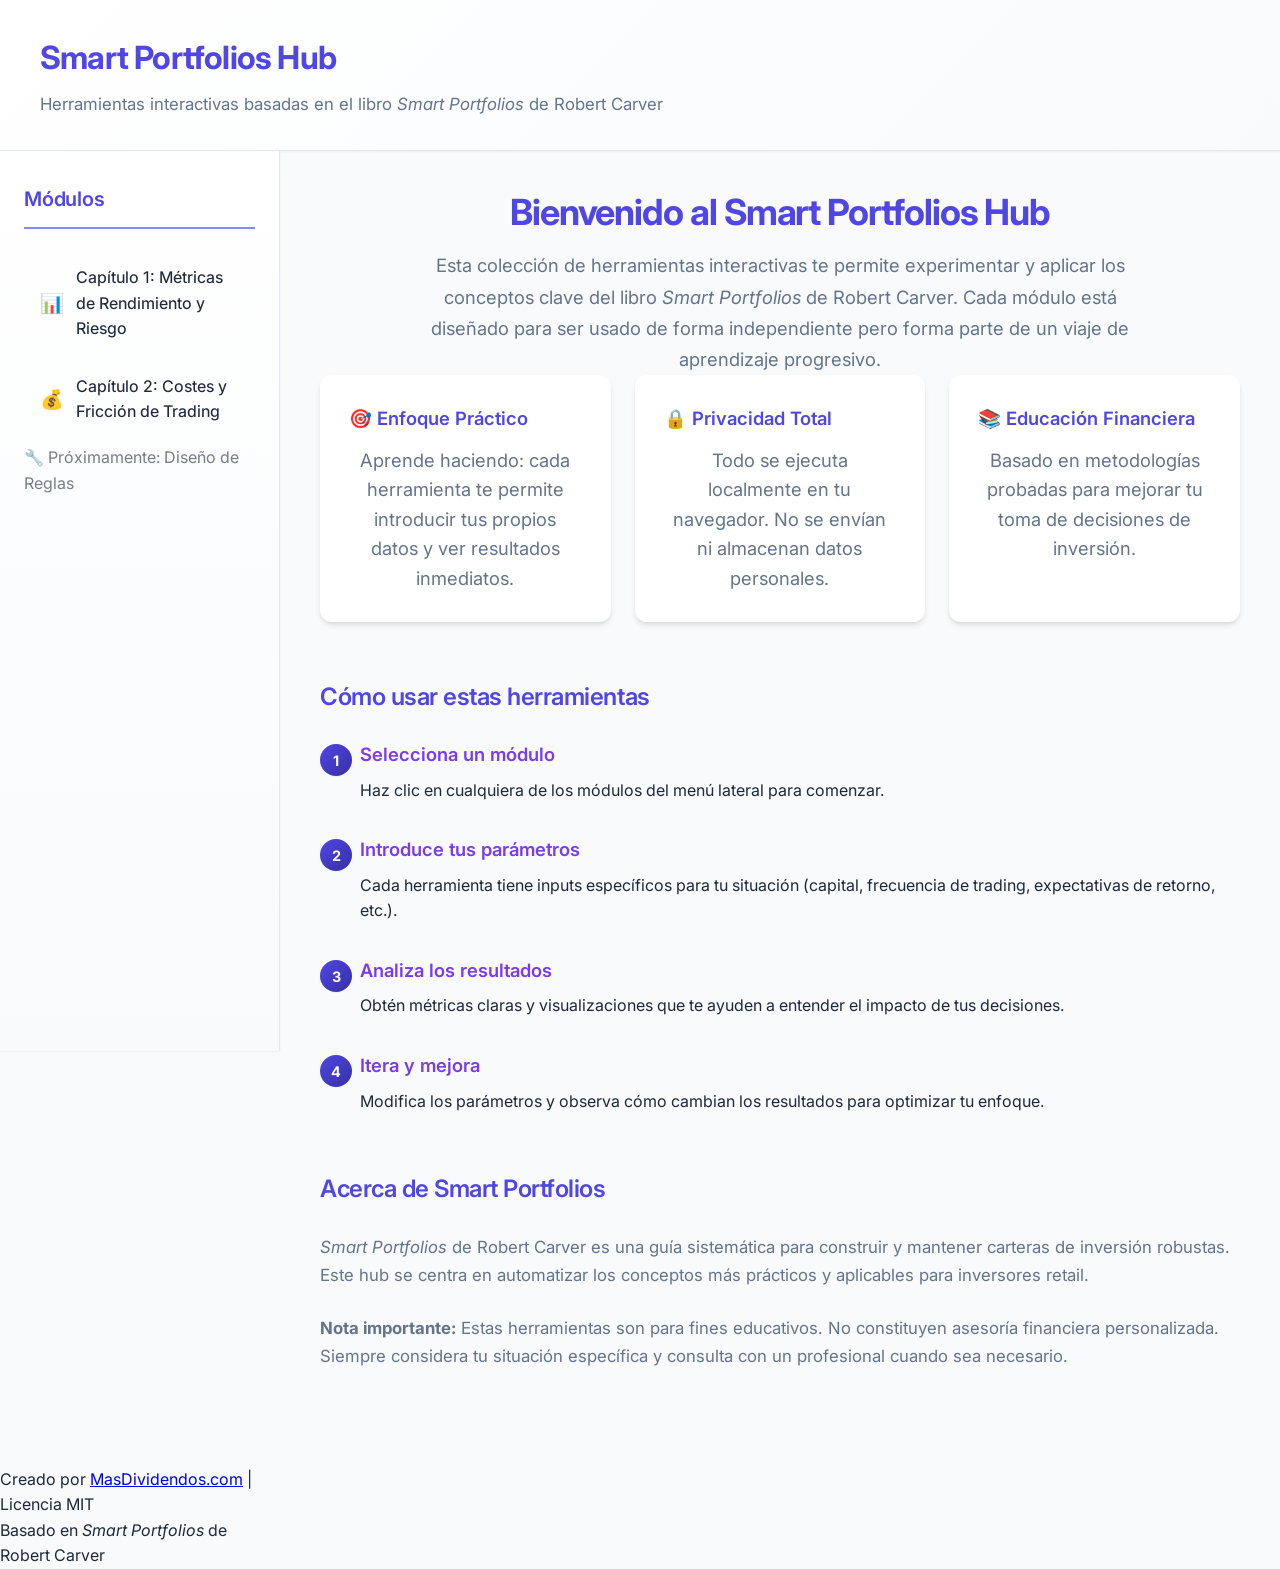
<file: index.html>
<!DOCTYPE html>
<html lang="es">
<head>
    <meta charset="UTF-8">
    <title>Smart Portfolios Hub - Herramientas Interactivas</title>
    <meta name="viewport" content="width=device-width, initial-scale=1.0">
    <link rel="stylesheet" href="assets/css/layout.css?v=1.1">
    <link rel="stylesheet" href="assets/css/components.css?v=1.1">
</head>
<body>
    <div class="container">
        <header>
            <h1>Smart Portfolios Hub</h1>
            <p>Herramientas interactivas basadas en el libro <em>Smart Portfolios</em> de Robert Carver</p>
        </header>
        
        <nav class="sidebar">
            <h2>Módulos</h2>
            <ul class="nav-list">
                <li class="nav-item">
                    <a href="modules/01-fundamentos/index.html" class="nav-link">
                        <span class="nav-icon">📊</span>
                        <span class="nav-text">Capítulo 1: Métricas de Rendimiento y Riesgo</span>
                    </a>
                </li>
                <li class="nav-item">
                    <a href="modules/02-costos-trading/index.html" class="nav-link">
                        <span class="nav-icon">💰</span>
                        <span class="nav-text">Capítulo 2: Costes y Fricción de Trading</span>
                    </a>
                </li>
                <!-- Future modules will be added here -->
                <li class="nav-item placeholder">
                    <span class="nav-icon">🔧</span>
                    <span class="nav-text">Próximamente: Diseño de Reglas</span>
                </li>
            </ul>
        </nav>
        
        <main class="main-content">
            <section class="hero">
                <h2>Bienvenido al Smart Portfolios Hub</h2>
                <p>Esta colección de herramientas interactivas te permite experimentar y aplicar los conceptos clave del libro <em>Smart Portfolios</em> de Robert Carver. Cada módulo está diseñado para ser usado de forma independiente pero forma parte de un viaje de aprendizaje progresivo.</p>
                
                <div class="features">
                    <div class="feature-card">
                        <h3>🎯 Enfoque Práctico</h3>
                        <p>Aprende haciendo: cada herramienta te permite introducir tus propios datos y ver resultados inmediatos.</p>
                    </div>
                    <div class="feature-card">
                        <h3>🔒 Privacidad Total</h3>
                        <p>Todo se ejecuta localmente en tu navegador. No se envían ni almacenan datos personales.</p>
                    </div>
                    <div class="feature-card">
                        <h3>📚 Educación Financiera</h3>
                        <p>Basado en metodologías probadas para mejorar tu toma de decisiones de inversión.</p>
                    </div>
                </div>
            </section>
            
            <section class="how-it-works">
                <h2>Cómo usar estas herramientas</h2>
                <ol class="steps">
                    <li>
                        <h3>Selecciona un módulo</h3>
                        <p>Haz clic en cualquiera de los módulos del menú lateral para comenzar.</p>
                    </li>
                    <li>
                        <h3>Introduce tus parámetros</h3>
                        <p>Cada herramienta tiene inputs específicos para tu situación (capital, frecuencia de trading, expectativas de retorno, etc.).</p>
                    </li>
                    <li>
                        <h3>Analiza los resultados</h3>
                        <p>Obtén métricas claras y visualizaciones que te ayuden a entender el impacto de tus decisiones.</p>
                    </li>
                    <li>
                        <h3>Itera y mejora</h3>
                        <p>Modifica los parámetros y observa cómo cambian los resultados para optimizar tu enfoque.</p>
                    </li>
                </ol>
            </section>
            
            <section class="about">
                <h2>Acerca de Smart Portfolios</h3>
                <p><em>Smart Portfolios</em> de Robert Carver es una guía sistemática para construir y mantener carteras de inversión robustas. Este hub se centra en automatizar los conceptos más prácticos y aplicables para inversores retail.</p>
                <p><strong>Nota importante:</strong> Estas herramientas son para fines educativos. No constituyen asesoría financiera personalizada. Siempre considera tu situación específica y consulta con un profesional cuando sea necesario.</p>
            </section>
        </main>
        
        <footer>
            <p>Creado por <a href="https://masdividendos.com" target="_blank">MasDividendos.com</a> | Licencia MIT</p>
            <p>Basado en <em>Smart Portfolios</em> de Robert Carver</p>
        </footer>
    </div>
    
    <script src="assets/js/state.js"></script>
    <script src="assets/js/utils.js"></script>
</body>
</html>
</file>
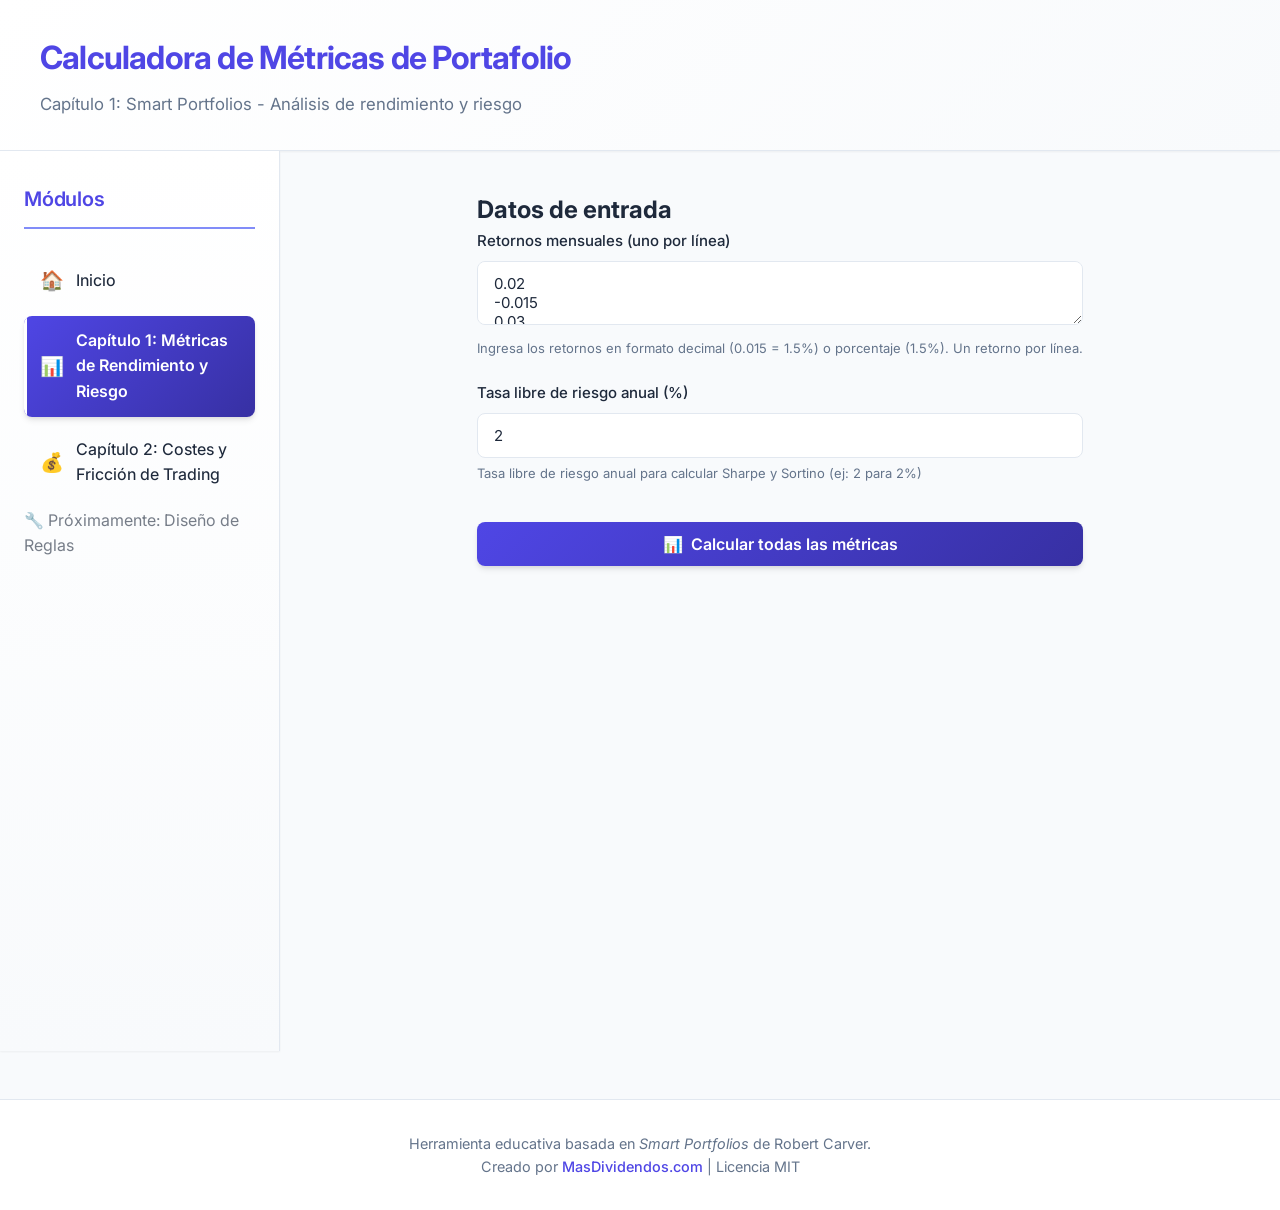
<file: modules/01-fundamentos/index.html>
<!DOCTYPE html>
<html lang="es">
<head>
    <meta charset="UTF-8">
    <title>Calculadora de Métricas de Portafolio - Smart Portfolios Cap. 1</title>
    <meta name="viewport" content="width=device-width, initial-scale=1.0">
    <link rel="stylesheet" href="../../assets/css/layout.css?v=1.1">
    <link rel="stylesheet" href="../../assets/css/components.css?v=1.1">
    
</head>
<body>
    <div class="container">
        <header>
            <h1>Calculadora de Métricas de Portafolio</h1>
            <p>Capítulo 1: Smart Portfolios - Análisis de rendimiento y riesgo</p>
        </header>
        
        <!-- Sidebar de navegación -->
        <nav class="sidebar">
            <h2>Módulos</h2>
            <ul class="nav-list">
                <li class="nav-item">
                    <a href="../../index.html" class="nav-link">
                        <span class="nav-icon">🏠</span>
                        <span class="nav-text">Inicio</span>
                    </a>
                </li>
                <li class="nav-item">
                    <a href="../01-fundamentos/index.html" class="nav-link active">
                        <span class="nav-icon">📊</span>
                        <span class="nav-text">Capítulo 1: Métricas de Rendimiento y Riesgo</span>
                    </a>
                </li>
                <li class="nav-item">
                    <a href="../02-costos-trading/index.html" class="nav-link">
                        <span class="nav-icon">💰</span>
                        <span class="nav-text">Capítulo 2: Costes y Fricción de Trading</span>
                    </a>
                </li>
                <!-- Future modules will be added here -->
                <li class="nav-item placeholder">
                    <span class="nav-icon">🔧</span>
                    <span class="nav-text">Próximamente: Diseño de Reglas</span>
                </li>
            </ul>
        </nav>
        
        <div class="main-content">
            <div class="input-section">
                <h2>Datos de entrada</h2>
                <div class="form-group">
                    <label for="returns">Retornos mensuales (uno por línea)</label>
                    <textarea id="returns" placeholder="Ejemplo:
0.02
-0.015
0.03
0.01
-0.025
0.04
-0.005
0.02
0.01
-0.01">0.02
-0.015
0.03
0.01
-0.025
0.04
-0.005
0.02
0.01
-0.01</textarea>
                    <p class="help-text">Ingresa los retornos en formato decimal (0.015 = 1.5%) o porcentaje (1.5%). Un retorno por línea.</p>
                </div>
                <div class="form-group">
                    <label for="riskFree">Tasa libre de riesgo anual (%)</label>
                    <input type="number" id="riskFree" value="2" step="0.1" min="0">
                    <p class="help-text">Tasa libre de riesgo anual para calcular Sharpe y Sortino (ej: 2 para 2%)</p>
                </div>
                <button class="calculate-btn" id="calculateBtn">
                    <span>📊</span> Calcular todas las métricas
                </button>
            </div>
            
            <div class="results-section" id="resultsSection" style="display: none;">
                <h2>Resultados del análisis</h2>
                <div class="metrics-grid" id="metricsGrid">
                    <!-- Las métricas se insertarán aquí mediante JavaScript -->
                </div>
            </div>
            
            <div id="errorMessage" style="display: none; padding: 1.5rem; background: #fff3cd; border: 1px solid #ffeaa7; border-radius: 4px; margin-bottom: 2rem; color: #856404;">
                <strong>Error:</strong> <span id="errorText"></span>
            </div>
        </div>
        <div class="footer">
            <p>Herramienta educativa basada en <em>Smart Portfolios</em> de Robert Carver. <br>
            Creado por <a href="https://masdividendos.com" target="_blank">MasDividendos.com</a> | Licencia MIT</p>
        </div>
    </div>

    <script src="../../assets/js/utils.js"></script>
    <script src="../../assets/js/metrics-calculator.js"></script>
    <script src="script.js"></script>
</body>
</html>
</file>
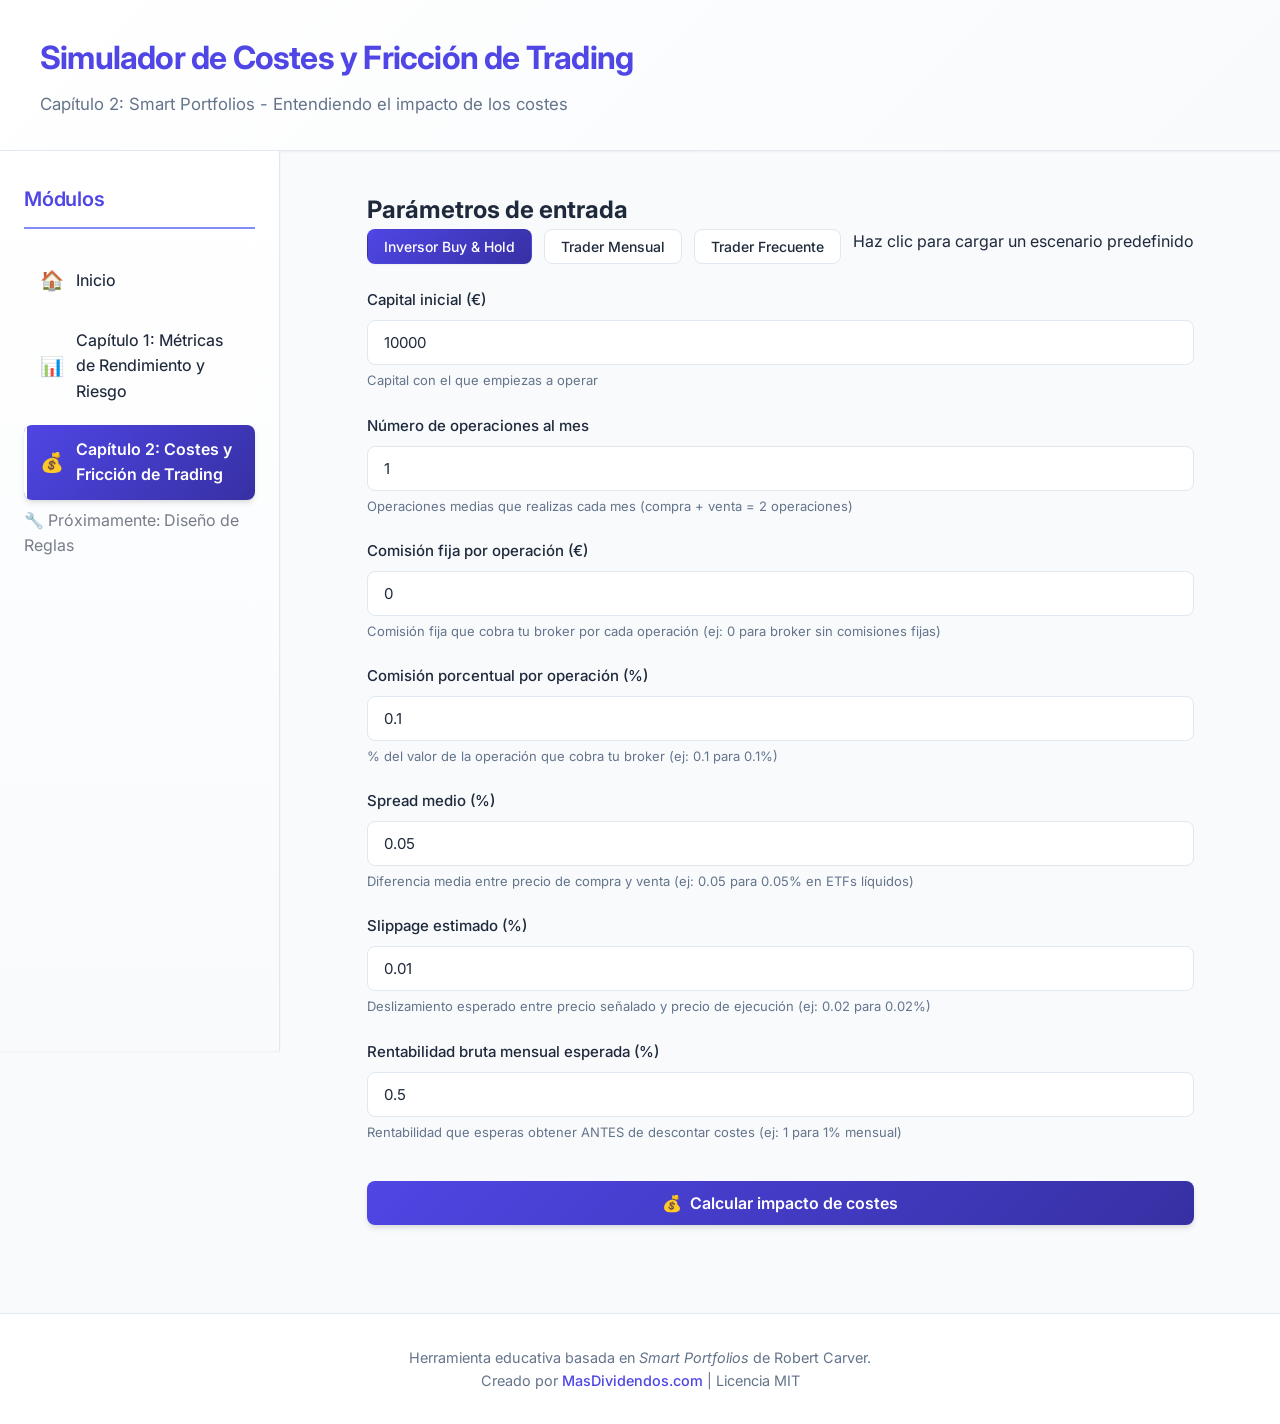
<file: modules/02-costos-trading/index.html>
<!DOCTYPE html>
<html lang="es">
<head>
    <meta charset="UTF-8">
    <title>Simulador de Costes y Fricción de Trading - Smart Portfolios Cap. 2</title>
    <meta name="viewport" content="width=device-width, initial-scale=1.0">
    <link rel="stylesheet" href="../../assets/css/layout.css?v=1.1">
    <link rel="stylesheet" href="../../assets/css/components.css?v=1.1">
    
</head>
<body>
    <div class="container">
        <header>
            <h1>Simulador de Costes y Fricción de Trading</h1>
            <p>Capítulo 2: Smart Portfolios - Entendiendo el impacto de los costes</p>
        </header>
        
        <!-- Sidebar de navegación -->
        <nav class="sidebar">
            <h2>Módulos</h2>
            <ul class="nav-list">
                <li class="nav-item">
                    <a href="../../index.html" class="nav-link">
                        <span class="nav-icon">🏠</span>
                        <span class="nav-text">Inicio</span>
                    </a>
                </li>
                <li class="nav-item">
                    <a href="../01-fundamentos/index.html" class="nav-link">
                        <span class="nav-icon">📊</span>
                        <span class="nav-text">Capítulo 1: Métricas de Rendimiento y Riesgo</span>
                    </a>
                </li>
                <li class="nav-item">
                    <a href="../02-costos-trading/index.html" class="nav-link active">
                        <span class="nav-icon">💰</span>
                        <span class="nav-text">Capítulo 2: Costes y Fricción de Trading</span>
                    </a>
                </li>
                <!-- Future modules will be added here -->
                <li class="nav-item placeholder">
                    <span class="nav-icon">🔧</span>
                    <span class="nav-text">Próximamente: Diseño de Reglas</span>
                </li>
            </ul>
        </nav>
        
        <div class="main-content">
            <div class="input-section">
                <h2>Parámetros de entrada</h2>
                
                <!-- Escenarios predefinidos -->
                <div class="scenarios">
                    <button class="scenario-btn" data-scenario="buyhold">Inversor Buy & Hold</button>
                    <button class="scenario-btn" data-scenario="monthly">Trader Mensual</button>
                    <button class="scenario-btn" data-scenario="frequent">Trader Frecuente</button>
                    <p class="help-text">Haz clic para cargar un escenario predefinido</p>
                </div>
                
                <div class="form-group">
                    <label for="initialCapital">Capital inicial (€)</label>
                    <input type="number" id="initialCapital" value="10000" step="100" min="100">
                    <p class="help-text">Capital con el que empiezas a operar</p>
                </div>
                
                <div class="form-group">
                    <label for="tradesPerMonth">Número de operaciones al mes</label>
                    <input type="number" id="tradesPerMonth" value="2" step="1" min="0">
                    <p class="help-text">Operaciones medias que realizas cada mes (compra + venta = 2 operaciones)</p>
                </div>
                
                <div class="form-group">
                    <label for="fixedCommission">Comisión fija por operación (€)</label>
                    <input type="number" id="fixedCommission" value="0" step="0.01" min="0">
                    <p class="help-text">Comisión fija que cobra tu broker por cada operación (ej: 0 para broker sin comisiones fijas)</p>
                </div>
                
                <div class="form-group">
                    <label for="percentCommission">Comisión porcentual por operación (%)</label>
                    <input type="number" id="percentCommission" value="0.1" step="0.01" min="0" max="10">
                    <p class="help-text">% del valor de la operación que cobra tu broker (ej: 0.1 para 0.1%)</p>
                </div>
                
                <div class="form-group">
                    <label for="avgSpread">Spread medio (%)</label>
                    <input type="number" id="avgSpread" value="0.05" step="0.01" min="0" max="10">
                    <p class="help-text">Diferencia media entre precio de compra y venta (ej: 0.05 para 0.05% en ETFs líquidos)</p>
                </div>
                
                <div class="form-group">
                    <label for="slippage">Slippage estimado (%)</label>
                    <input type="number" id="slippage" value="0.02" step="0.01" min="0" max="10">
                    <p class="help-text">Deslizamiento esperado entre precio señalado y precio de ejecución (ej: 0.02 para 0.02%)</p>
                </div>
                
                <div class="form-group">
                    <label for="grossReturn">Rentabilidad bruta mensual esperada (%)</label>
                    <input type="number" id="grossReturn" value="1" step="0.01" min="-50" max="50">
                    <p class="help-text">Rentabilidad que esperas obtener ANTES de descontar costes (ej: 1 para 1% mensual)</p>
                </div>
                
                <button class="calculate-btn" id="calculateBtn">
                    <span>💰</span> Calcular impacto de costes
                </button>
            </div>
            
            <div id="errorMessage" class="error-message" style="display: none;">
                <strong>Error:</strong> <span id="errorText"></span>
            </div>
            
            <div class="results-section" id="resultsSection" style="display: none;">
                <h2>Resultados del análisis de costes</h2>
                <div class="metrics-grid" id="metricsGrid">
                    <!-- Las métricas se insertarán aquí mediante JavaScript -->
                </div>
                
                <div class="alert-box" id="alertBox"></div>
            </div>
        </div>
        
        <div class="footer">
            <p>Herramienta educativa basada en <em>Smart Portfolios</em> de Robert Carver. <br>
            Creado por <a href="https://masdividendos.com" target="_blank">MasDividendos.com</a> | Licencia MIT</p>
        </div>
    </div>
    
    <script src="../../assets/js/utils.js"></script>
    <script src="../../assets/js/costos-trading.js"></script>
</body>
</html>
</file>
<file: assets/css/layout.css>
/* Smart Portfolios Hub - CSS MEJORADO VISUALMENTE */
/* Import modern font */
@import url('https://fonts.googleapis.com/css2?family=Inter:wght@300;400;500;600;700&display=swap');

:root {
    --primary: #4f46e5; /* Indigo más rico */
    --primary-light: #818cf8;
    --primary-dark: #3730a3;
    --secondary: #7c3aed; /* Violeta más vibrante */
    --background: #f8fafc; /* Gris muy claro, más limpio */
    --surface: #ffffff;
    --border: #e2e8f0;
    --text: #1e293b; /* Texto más oscuro para mejor contraste */
    --text-muted: #64748b;
    --success: #10b981;
    --warning: #f59e0b;
    --error: #ef4444;
    --shadow-sm: 0 1px 2px 0 rgba(0, 0, 0, 0.05);
    --shadow-md: 0 4px 6px -1px rgba(0, 0, 0, 0.1), 0 2px 4px -1px rgba(0, 0, 0, 0.06);
    --shadow-lg: 0 10px 15px -3px rgba(0, 0, 0, 0.1), 0 4px 6px -2px rgba(0, 0, 0, 0.05);
    --shadow-xl: 0 20px 25px -5px rgba(0, 0, 0, 0.1), 0 10px 10px -5px rgba(0, 0, 0, 0.04);
    --transition-fast: 150ms cubic-bezier(0.4, 0, 0.2, 1);
    --transition-normal: 250ms cubic-bezier(0.4, 0, 0.2, 1);
    --transition-slow: 350ms cubic-bezier(0.4, 0, 0.2, 1);
}

* {
    box-sizing: border-box;
    margin: 0;
    padding: 0;
}

/* Custom text selection */
::selection {
    background-color: rgba(79, 70, 229, 0.2);
    color: var(--text);
}

body {
    font-family: 'Inter', 'Segoe UI', system-ui, -apple-system, sans-serif;
    line-height: 1.6;
    color: var(--text);
    background-color: var(--background);
    -webkit-font-smoothing: antialiased;
    -moz-osx-font-smoothing: grayscale;
}

/* LAYOUT PRINCIPAL CON CSS GRID */
.container {
    display: grid;
    min-height: 100vh;
}

/* HEADER - SIEMPRE ARRIBA */
header {
    grid-column: 1 / -1;
    padding: 2rem 2.5rem;
    background: linear-gradient(135deg, var(--surface) 0%, #f8fafc 100%);
    border-bottom: 1px solid var(--border);
    box-shadow: var(--shadow-sm);
}

header h1 {
    color: var(--primary);
    margin-bottom: 0.5rem;
    font-weight: 700;
    letter-spacing: -0.025em;
}

header p {
    color: var(--text-muted);
    font-size: 1.05rem;
}

/* FOOTER - SIEMPRE ABAJO */
.footer {
    grid-column: 1 / -1;
    text-align: center;
    padding: 2rem;
    color: var(--text-muted);
    font-size: 0.9rem;
    border-top: 1px solid var(--border);
    margin-top: 3rem;
    background: var(--surface);
}

.footer a {
    color: var(--primary);
    text-decoration: none;
    font-weight: 500;
    transition: color var(--transition-fast);
}

.footer a:hover {
    color: var(--primary-dark);
    text-decoration: underline;
}

/* MÓVIL (<768px): SIDEBAR ARRIBA, CONTENIDO ABAJO */
@media (max-width: 767px) {
    .container {
        grid-template-columns: 1fr;
    }
    
    .sidebar {
        grid-column: 1 / -1;
        width: 100%;
        background: linear-gradient(180deg, var(--surface) 0%, #f8fafc 100%);
        border-bottom: 1px solid var(--border);
        padding: 1.5rem;
        box-shadow: var(--shadow-sm);
    }
    
    .main-content {
        grid-column: 1 / -1;
        max-width: 900px;
        margin: 0 auto;
        padding: 1.5rem;
    }
    
    header {
        padding: 1.5rem;
    }
}

/* ESCRITORIO (≥768px): SIDEBAR AL LADO, CONTENIDO A LA DERECHA */
@media (min-width: 768px) {
    .container {
        grid-template-columns: 280px 1fr; /* Un poco más ancho para mejor legibilidad */
    }
    
    .sidebar {
        grid-column: 1;
        width: 280px;
        background: linear-gradient(180deg, var(--surface) 0%, #f8fafc 100%);
        border-right: 1px solid var(--border);
        padding: 2rem 1.5rem;
        overflow-y: auto;
        box-shadow: var(--shadow-sm);
        height: 100vh;
        position: sticky;
        top: 0;
    }
    
    .main-content {
        grid-column: 2;
        max-width: 1000px;
        margin: 0 auto;
        padding: 2.5rem;
        animation: fadeIn 0.5s ease-out;
    }
}

/* SIDEBAR ESTILOS MEJORADOS */
.sidebar h2 {
    color: var(--primary);
    margin-bottom: 1.5rem;
    font-size: 1.25rem;
    padding-bottom: 0.75rem;
    border-bottom: 2px solid var(--primary-light);
    font-weight: 600;
    letter-spacing: -0.01em;
}

.nav-list {
    list-style: none;
}

.nav-item {
    margin-bottom: 0.5rem;
}

.nav-link {
    display: flex;
    align-items: center;
    padding: 0.75rem 1rem;
    text-decoration: none;
    color: var(--text);
    border-radius: 8px;
    transition: all var(--transition-fast);
    font-weight: 450;
    position: relative;
    overflow: hidden;
}

.nav-link::before {
    content: '';
    position: absolute;
    left: 0;
    top: 0;
    height: 100%;
    width: 3px;
    background: var(--primary);
    transform: scaleY(0);
    transition: transform var(--transition-fast);
    border-radius: 0 2px 2px 0;
}

.nav-link:hover {
    background-color: rgba(79, 70, 229, 0.08);
    color: var(--primary);
    transform: translateX(2px);
}

.nav-link:hover::before {
    transform: scaleY(1);
}

.nav-link .nav-icon {
    margin-right: 0.75rem;
    font-size: 1.2rem;
    width: 24px;
    text-align: center;
}

.nav-link .nav-text {
    flex-grow: 1;
}

.nav-link.active {
    background: linear-gradient(135deg, var(--primary) 0%, var(--primary-dark) 100%);
    color: white;
    font-weight: 600;
    box-shadow: var(--shadow-md);
}

.nav-link.active::before {
    background: white;
    transform: scaleY(1);
}

.nav-link.active:hover {
    background: linear-gradient(135deg, var(--primary-dark) 0%, #312e81 100%);
    color: white;
    transform: translateX(0);
}

/* HERO SECTION */
.hero {
    text-align: center;
    margin-bottom: 3.5rem;
    animation: fadeInUp 0.6s ease-out;
}

.hero h2 {
    color: var(--primary);
    margin-bottom: 1rem;
    font-size: 2.25rem;
    font-weight: 700;
    letter-spacing: -0.03em;
    line-height: 1.2;
}

.hero p {
    color: var(--text-muted);
    font-size: 1.15rem;
    line-height: 1.7;
    max-width: 700px;
    margin: 0 auto;
}

/* FEATURES GRID */
.features {
    display: grid;
    gap: 1.5rem;
    margin-bottom: 3.5rem;
    grid-template-columns: repeat(auto-fit, minmax(280px, 1fr));
}

.feature-card {
    background: var(--surface);
    border-radius: 12px;
    padding: 1.75rem;
    box-shadow: var(--shadow-md);
    border-left: 4px solid var(--primary);
    transition: all var(--transition-normal);
    border: 1px solid transparent;
}

.feature-card:hover {
    transform: translateY(-4px);
    box-shadow: var(--shadow-lg);
    border-color: rgba(79, 70, 229, 0.1);
}

.feature-card h3 {
    color: var(--primary);
    margin-bottom: 0.75rem;
    display: flex;
    align-items: center;
    gap: 0.5rem;
    font-weight: 600;
    font-size: 1.15rem;
}

.feature-card p {
    color: var(--text-muted);
    line-height: 1.6;
}

/* HOW IT WORKS & ABOUT SECTIONS */
.how-it-works, .about {
    margin-bottom: 3.5rem;
    animation: fadeInUp 0.6s ease-out 0.1s both;
}

.how-it-works h2, .about h2 {
    color: var(--primary);
    margin-bottom: 1.5rem;
    display: flex;
    align-items: center;
    gap: 0.5rem;
    font-weight: 600;
    font-size: 1.5rem;
    letter-spacing: -0.02em;
}

.steps {
    list-style: none;
    counter-reset: step;
}

.steps li {
    margin-bottom: 2rem;
    padding-left: 2.5rem;
    position: relative;
    transition: transform var(--transition-fast);
}

.steps li:hover {
    transform: translateX(4px);
}

.steps li h3 {
    color: var(--secondary);
    margin-bottom: 0.5rem;
    font-size: 1.15rem;
    font-weight: 600;
}

.steps li::before {
    content: counter(step);
    counter-increment: step;
    position: absolute;
    left: 0;
    top: 0.25rem;
    background: linear-gradient(135deg, var(--primary) 0%, var(--primary-dark) 100%);
    color: white;
    width: 2rem;
    height: 2rem;
    border-radius: 50%;
    display: flex;
    align-items: center;
    justify-content: center;
    font-weight: 700;
    font-size: 0.9rem;
    box-shadow: var(--shadow-sm);
}

.about p {
    color: var(--text-muted);
    line-height: 1.7;
    margin-bottom: 1.5rem;
    font-size: 1.05rem;
}

/* AJUSTES PARA PANTALLAS MUY PEQUEÑAS */
@media (max-width: 480px) {
    .hero h2 {
        font-size: 1.75rem;
    }
    
    .features {
        grid-template-columns: 1fr;
    }
    
    .steps li {
        padding-left: 2rem;
    }
    
    .steps li::before {
        width: 1.5rem;
        height: 1.5rem;
        font-size: 0.8rem;
    }
    
    .sidebar {
        padding: 1.25rem;
    }
    
    .main-content {
        padding: 1.25rem;
    }
}

/* AJUSTES PARA PANTALLAS GRANDES */
@media (min-width: 1200px) {
    .main-content {
        max-width: 1100px;
    }
    
    .features {
        grid-template-columns: repeat(3, 1fr);
    }
}

/* Animaciones */
@keyframes fadeIn {
    from {
        opacity: 0;
    }
    to {
        opacity: 1;
    }
}

@keyframes fadeInUp {
    from {
        opacity: 0;
        transform: translateY(20px);
    }
    to {
        opacity: 1;
        transform: translateY(0);
    }
}

/* Estilizar scrollbar para webkit */
::-webkit-scrollbar {
    width: 8px;
    height: 8px;
}

::-webkit-scrollbar-track {
    background: var(--background);
}

::-webkit-scrollbar-thumb {
    background: var(--text-muted);
    border-radius: 4px;
}

::-webkit-scrollbar-thumb:hover {
    background: var(--text);
}

/* Focus visible para accesibilidad */
:focus-visible {
    outline: 2px solid var(--primary);
    outline-offset: 2px;
    border-radius: 4px;
}

/* Placeholder para módulos futuros */
.nav-item.placeholder {
    opacity: 0.6;
    cursor: not-allowed;
}

.nav-item.placeholder .nav-link {
    color: var(--text-muted);
}

.nav-item.placeholder .nav-link:hover {
    background: transparent;
    color: var(--text-muted);
    transform: none;
}

.nav-item.placeholder .nav-link:hover::before {
    transform: scaleY(0);
}
</file>
<file: assets/css/components.css>
/* Component styles for Smart Portfolios Hub - MEJORADO VISUALMENTE */
/* Import modern font */
@import url('https://fonts.googleapis.com/css2?family=Inter:wght@300;400;500;600;700&display=swap');

/* Button styles */
.btn {
    display: inline-flex;
    align-items: center;
    justify-content: center;
    gap: 0.5rem;
    padding: 0.625rem 1.25rem;
    background: linear-gradient(135deg, var(--primary) 0%, var(--primary-dark) 100%);
    color: white;
    border: none;
    border-radius: 8px;
    cursor: pointer;
    text-decoration: none;
    font-size: 0.9375rem;
    font-weight: 500;
    font-family: 'Inter', 'Segoe UI', system-ui, sans-serif;
    transition: all var(--transition-fast);
    box-shadow: var(--shadow-sm);
    position: relative;
    overflow: hidden;
}

.btn:hover {
    transform: translateY(-1px);
    box-shadow: var(--shadow-md);
    background: linear-gradient(135deg, var(--primary-light) 0%, var(--primary) 100%);
}

.btn:active {
    transform: translateY(0);
    box-shadow: var(--shadow-sm);
}

.btn:focus-visible {
    outline: 2px solid var(--primary);
    outline-offset: 2px;
}

.btn-secondary {
    background: linear-gradient(135deg, var(--secondary) 0%, #6d28d9 100%);
}

.btn-secondary:hover {
    background: linear-gradient(135deg, #a78bfa 0%, var(--secondary) 100%);
}

/* Card styles */
.card {
    background: var(--surface);
    border-radius: 12px;
    box-shadow: var(--shadow-md);
    padding: 1.5rem;
    margin-bottom: 1.5rem;
    border: 1px solid transparent;
    transition: all var(--transition-normal);
}

.card:hover {
    box-shadow: var(--shadow-lg);
    border-color: rgba(79, 70, 229, 0.1);
}

.card-header {
    margin-bottom: 1rem;
    display: flex;
    align-items: center;
    gap: 0.5rem;
    padding-bottom: 0.75rem;
    border-bottom: 1px solid var(--border);
}

.card-header h3 {
    color: var(--primary);
    margin: 0;
    font-weight: 600;
    font-size: 1.125rem;
}

/* Form styles */
.form-group {
    margin-bottom: 1.5rem;
}

.form-group label {
    display: block;
    margin-bottom: 0.5rem;
    font-weight: 500;
    color: var(--text);
    font-size: 0.9375rem;
}

.form-group input,
.form-group select,
.form-group textarea {
    width: 100%;
    padding: 0.75rem 1rem;
    border: 1px solid var(--border);
    border-radius: 8px;
    font-family: 'Inter', 'Segoe UI', system-ui, sans-serif;
    font-size: 0.9375rem;
    transition: all var(--transition-fast);
    background: var(--surface);
    color: var(--text);
}

.form-group input:hover,
.form-group select:hover,
.form-group textarea:hover {
    border-color: var(--text-muted);
}

.form-group input:focus,
.form-group select:focus,
.form-group textarea:focus {
    outline: none;
    border-color: var(--primary);
    box-shadow: 0 0 0 3px rgba(79, 70, 229, 0.15);
}

.form-group .help-text {
    margin-top: 0.375rem;
    font-size: 0.8125rem;
    color: var(--text-muted);
    line-height: 1.4;
}

/* Alert styles */
.alert {
    padding: 1rem 1.25rem;
    border-radius: 8px;
    margin-bottom: 1rem;
    display: flex;
    align-items: flex-start;
    gap: 0.75rem;
    font-size: 0.9375rem;
    line-height: 1.5;
    border-left: 4px solid transparent;
}

.alert::before {
    content: 'ℹ️';
    font-size: 1.125rem;
    flex-shrink: 0;
    margin-top: 0.125rem;
}

.alert-info {
    background: #eff6ff;
    color: #1e40af;
    border-left-color: #3b82f6;
}

.alert-info::before {
    content: 'ℹ️';
}

.alert-success {
    background: #ecfdf5;
    color: #065f46;
    border-left-color: var(--success);
}

.alert-success::before {
    content: '✅';
}

.alert-warning {
    background: #fffbeb;
    color: #92400e;
    border-left-color: var(--warning);
}

.alert-warning::before {
    content: '⚠️';
}

.alert-error {
    background: #fef2f2;
    color: #991b1b;
    border-left-color: var(--error);
}

.alert-error::before {
    content: '❌';
}

/* Metric card (reusable) */
.metric-card {
    background: var(--surface);
    border-radius: 12px;
    padding: 1.5rem;
    box-shadow: var(--shadow-md);
    border-left: 4px solid var(--primary);
    transition: all var(--transition-normal);
    position: relative;
    overflow: hidden;
}

.metric-card::before {
    content: '';
    position: absolute;
    top: 0;
    left: 0;
    width: 100%;
    height: 100%;
    background: linear-gradient(135deg, rgba(79, 70, 229, 0.03) 0%, transparent 100%);
    opacity: 0;
    transition: opacity var(--transition-normal);
}

.metric-card:hover {
    transform: translateY(-3px);
    box-shadow: var(--shadow-lg);
}

.metric-card:hover::before {
    opacity: 1;
}

.metric-card.positive {
    border-left-color: var(--success);
}

.metric-card.positive::before {
    background: linear-gradient(135deg, rgba(16, 185, 129, 0.03) 0%, transparent 100%);
}

.metric-card.negative {
    border-left-color: var(--error);
}

.metric-card.negative::before {
    background: linear-gradient(135deg, rgba(239, 68, 68, 0.03) 0%, transparent 100%);
}

.metric-card.neutral {
    border-left-color: var(--text-muted);
}

.metric-label {
    font-size: 0.8125rem;
    color: var(--text-muted);
    text-transform: uppercase;
    letter-spacing: 0.5px;
    margin-bottom: 0.375rem;
    font-weight: 500;
}

.metric-value {
    font-size: 1.75rem;
    font-weight: 700;
    color: var(--text);
    line-height: 1.2;
    margin-bottom: 0.25rem;
}

.metric-value.percent::after {
    content: '%';
    font-size: 1.25rem;
    font-weight: 500;
    margin-left: 1px;
}

.metric-explanation {
    font-size: 0.8125rem;
    color: var(--text-muted);
    margin-top: 0.5rem;
    font-style: italic;
    line-height: 1.4;
}

/* Scenarios buttons */
.scenarios {
    display: flex;
    gap: 0.75rem;
    margin-bottom: 1.5rem;
    flex-wrap: wrap;
}

.scenario-btn {
    padding: 0.5rem 1rem;
    background: var(--surface);
    border: 1px solid var(--border);
    border-radius: 8px;
    cursor: pointer;
    font-family: 'Inter', 'Segoe UI', system-ui, sans-serif;
    font-size: 0.875rem;
    font-weight: 500;
    color: var(--text);
    transition: all var(--transition-fast);
}

.scenario-btn:hover {
    background: rgba(79, 70, 229, 0.05);
    border-color: var(--primary);
    color: var(--primary);
    transform: translateY(-1px);
}

.scenario-btn.active {
    background: linear-gradient(135deg, var(--primary) 0%, var(--primary-dark) 100%);
    color: white;
    border-color: transparent;
    box-shadow: var(--shadow-sm);
}

/* Calculate button specific */
.calculate-btn {
    display: inline-flex;
    align-items: center;
    justify-content: center;
    gap: 0.5rem;
    padding: 0.75rem 1.5rem;
    background: linear-gradient(135deg, var(--primary) 0%, var(--primary-dark) 100%);
    color: white;
    border: none;
    border-radius: 8px;
    cursor: pointer;
    font-size: 1rem;
    font-weight: 600;
    font-family: 'Inter', 'Segoe UI', system-ui, sans-serif;
    transition: all var(--transition-fast);
    box-shadow: var(--shadow-md);
    width: 100%;
    margin-top: 1rem;
}

.calculate-btn:hover {
    transform: translateY(-2px);
    box-shadow: var(--shadow-lg);
    background: linear-gradient(135deg, var(--primary-light) 0%, var(--primary) 100%);
}

.calculate-btn:active {
    transform: translateY(0);
}

/* Results section */
.results-section {
    margin-top: 2rem;
    animation: fadeInUp 0.5s ease-out;
}

.metrics-grid {
    display: grid;
    gap: 1.25rem;
    grid-template-columns: repeat(auto-fit, minmax(220px, 1fr));
    margin-top: 1.5rem;
}

/* Responsive adjustments */
@media (max-width: 480px) {
    .metrics-grid {
        grid-template-columns: 1fr;
    }
    
    .scenarios {
        flex-direction: column;
    }
    
    .scenario-btn {
        width: 100%;
    }
    
    .btn, .calculate-btn {
        width: 100%;
    }
}
</file>
